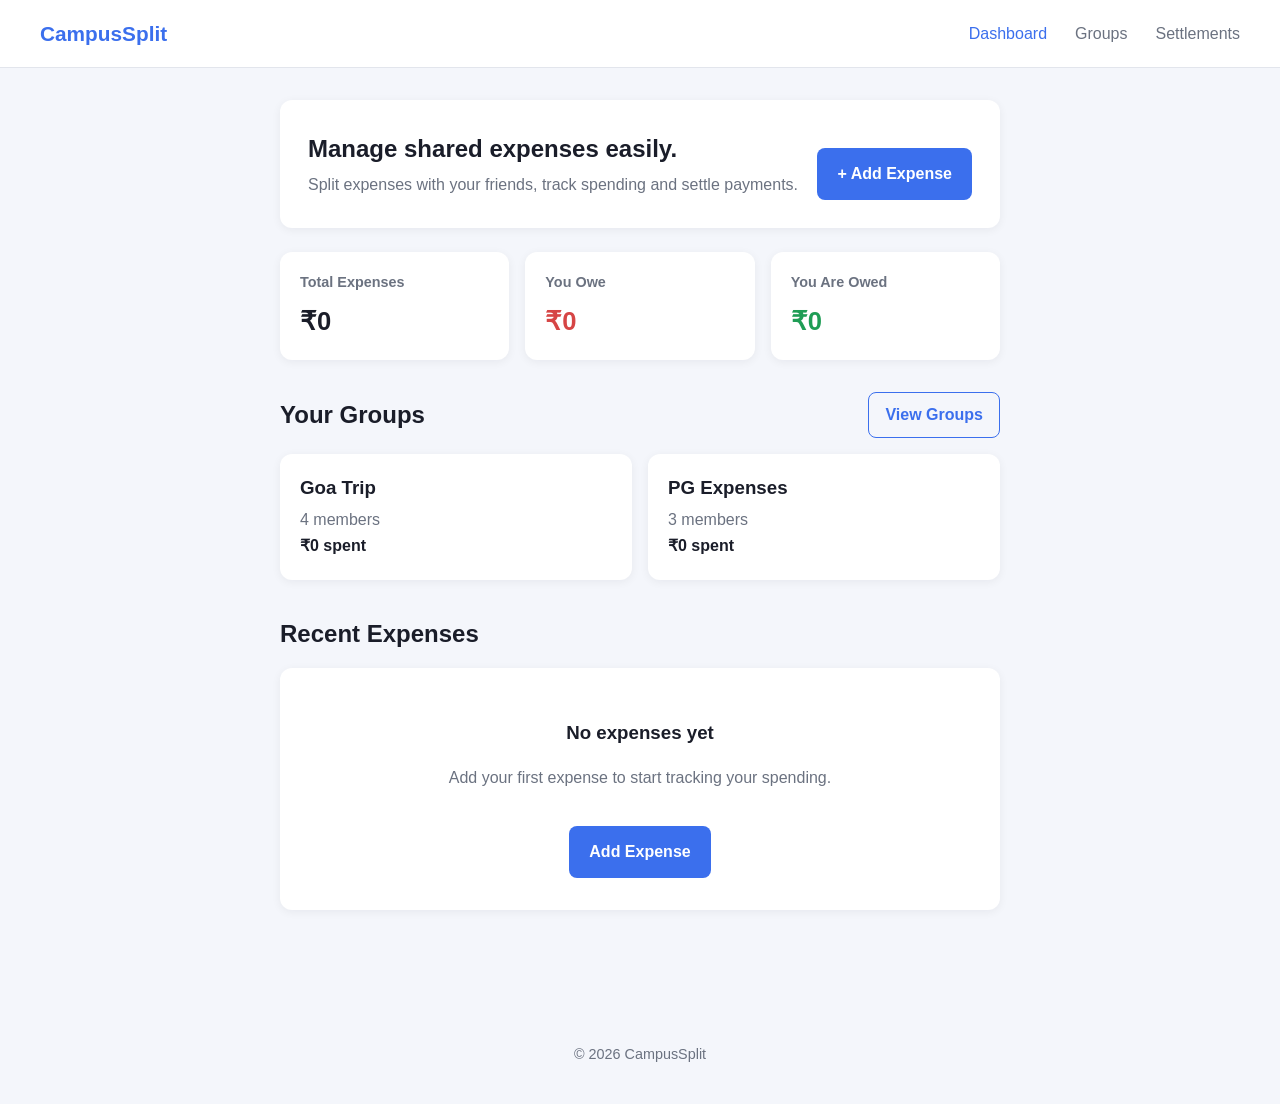
<file: index.html>
<!DOCTYPE html>
<html lang="en">
<head>
    <meta charset="UTF-8">
    <meta name="viewport" content="width=device-width, initial-scale=1.0">
    <title>CampusSplit - Dashboard</title>
    <link rel="stylesheet" href="css/style.css">
</head>
<body>

    <header class="navbar">
        <div class="logo">CampusSplit</div>
        <nav>
            <a href="index.html" class="active">Dashboard</a>
            <a href="group.html">Groups</a>
            <a href="settlement.html">Settlements</a>
        </nav>
    </header>

    <main class="container">

        <section class="hero">
            <div>
                <h1>Manage shared expenses easily.</h1>
                <p>Split expenses with your friends, track spending and settle payments.</p>
            </div>
            <a href="add-expense.html" class="btn">+ Add Expense</a>
        </section>

        <section class="summary-grid">
            <div class="card">
                <h3>Total Expenses</h3>
                <p class="amount" id="total-expenses">₹0</p>
            </div>
            <div class="card">
                <h3>You Owe</h3>
                <p class="amount owe" id="you-owe">₹0</p>
            </div>
            <div class="card">
                <h3>You Are Owed</h3>
                <p class="amount owed" id="you-are-owed">₹0</p>
            </div>
        </section>

        <section class="section">
            <div class="section-header">
                <h2>Your Groups</h2>
                <a href="group.html" class="secondary-btn">View Groups</a>
            </div>
            <div class="groups-grid" id="groups-grid">
                
            </div>
        </section>

        <section class="section">
            <div class="section-header">
                <h2>Recent Expenses</h2>
            </div>
            <div id="recent-expenses">
                <!-- Recent expenses or an empty state are rendered here -->
            </div>
        </section>

    </main>

    <footer>
        <p>© 2026 CampusSplit</p>
    </footer>

    <script src="js/storage.js"></script>
    <script src="js/settlement.js"></script>
    <script src="js/dashboard.js"></script>
</body>
</html>
</file>
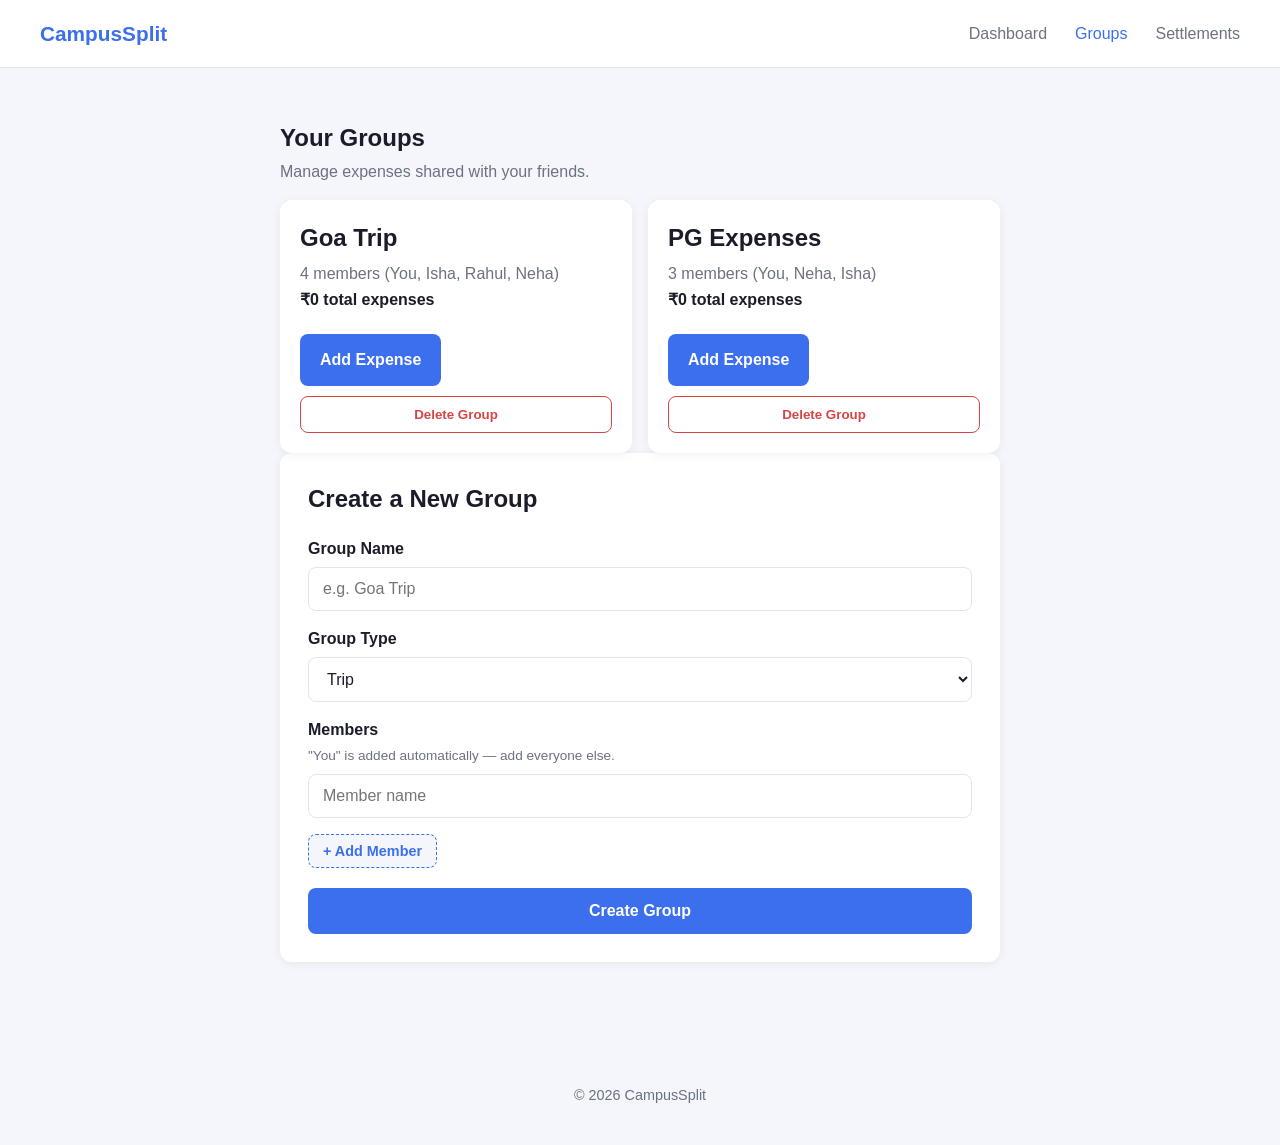
<file: group.html>
<!DOCTYPE html>
<html lang="en">
<head>
    <meta charset="UTF-8">
    <meta name="viewport" content="width=device-width, initial-scale=1.0">
    <title>CampusSplit - Groups</title>
    <link rel="stylesheet" href="css/style.css">
</head>
<body>

    <header class="navbar">
        <div class="logo">CampusSplit</div>
        <nav>
            <a href="index.html">Dashboard</a>
            <a href="group.html" class="active">Groups</a>
            <a href="settlement.html">Settlements</a>
        </nav>
    </header>

    <main class="container">

        <section class="page-heading">
            <h1>Your Groups</h1>
            <p>Manage expenses shared with your friends.</p>
        </section>

        <section class="groups-grid" id="groups-grid">
            <!-- Group cards are rendered here by groups.js -->
        </section>

        <section class="form-card">
            <h2>Create a New Group</h2>

            <form id="create-group-form">

                <label for="new-group-name">Group Name</label>
                <input type="text" id="new-group-name" placeholder="e.g. Goa Trip" required>

                <label for="new-group-type">Group Type</label>
                <select id="new-group-type">
                    <option value="trip">Trip</option>
                    <option value="pg">PG</option>
                    <option value="roommates">Roommates</option>
                    <option value="event">Event</option>
                    <option value="project">College Project</option>
                </select>

                <label>Members</label>
                <p class="hint">"You" is added automatically — add everyone else.</p>

                <div id="member-inputs">
                    <div class="member-input-row">
                        <input type="text" class="member-name-input" placeholder="Member name">
                    </div>
                </div>

                <button type="button" class="btn-small" id="add-member-btn">+ Add Member</button>

                <button type="submit" class="btn">Create Group</button>

            </form>
        </section>

    </main>

    <footer>
        <p>© 2026 CampusSplit</p>
    </footer>

    <script src="js/storage.js"></script>
    <script src="js/settlement.js"></script>
    <script src="js/groups.js"></script>
</body>
</html>
</file>
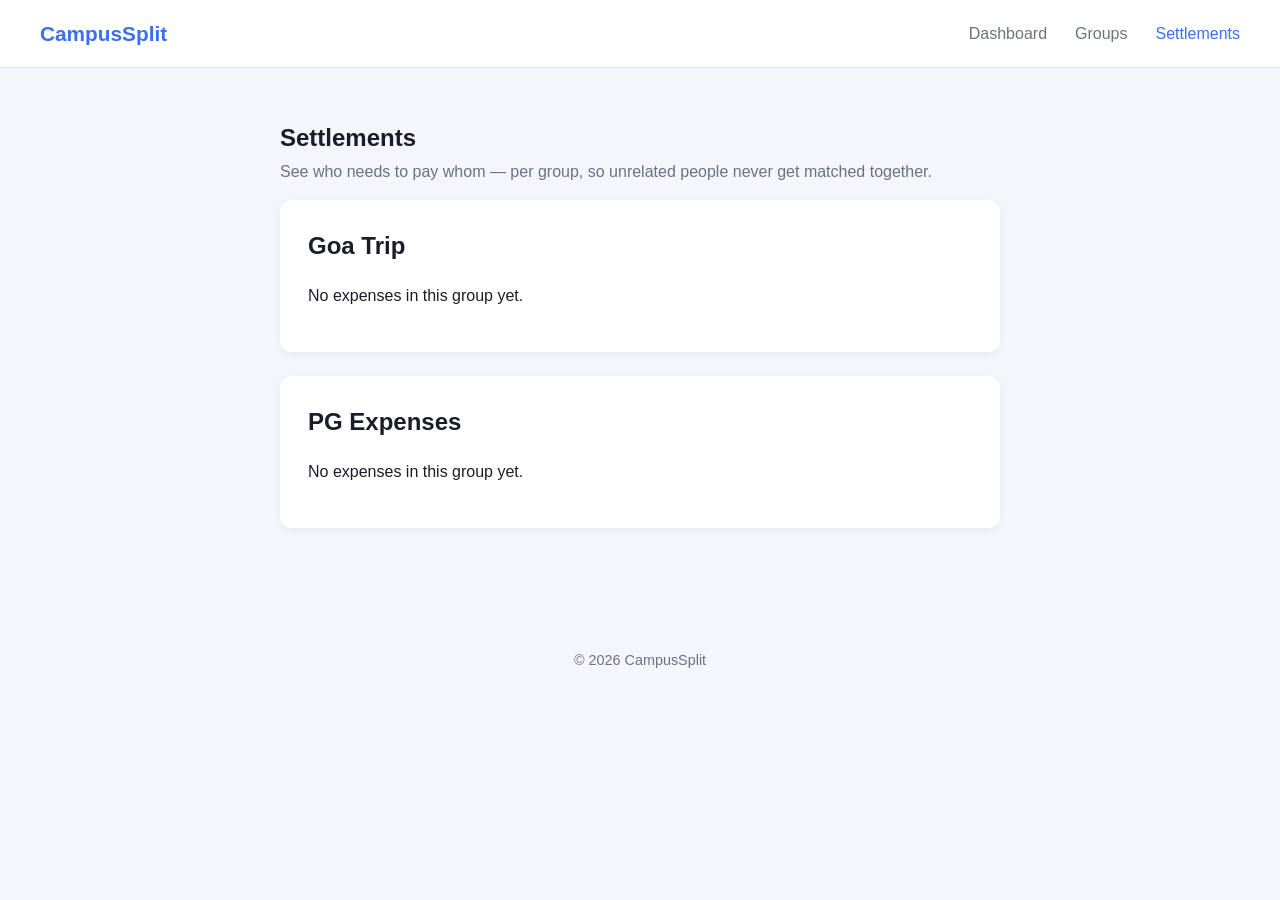
<file: settlement.html>
<!DOCTYPE html>
<html lang="en">
<head>
    <meta charset="UTF-8">
    <meta name="viewport" content="width=device-width, initial-scale=1.0">
    <title>CampusSplit - Settlements</title>
    <link rel="stylesheet" href="css/style.css">
</head>
<body>

    <header class="navbar">
        <div class="logo">CampusSplit</div>
        <nav>
            <a href="index.html">Dashboard</a>
            <a href="group.html">Groups</a>
            <a href="settlement.html" class="active">Settlements</a>
        </nav>
    </header>

    <main class="container">

        <section class="page-heading">
            <h1>Settlements</h1>
            <p>See who needs to pay whom — per group, so unrelated people never get matched together.</p>
        </section>

        <div id="group-settlements">
            <!-- One settlement block per group, rendered by settlements.js -->
        </div>

    </main>

    <footer>
        <p>© 2026 CampusSplit</p>
    </footer>

    <script src="js/storage.js"></script>
    <script src="js/settlement.js"></script>
    <script src="js/settlements.js"></script>
</body>
</html>
</file>
<file: css/style.css>
/* ============================================================
   CampusSplit — shared stylesheet
   ============================================================ */

:root {
    --accent: #3b6fed;
    --accent-dark: #2c56c9;
    --bg: #f4f6fb;
    --card-bg: #ffffff;
    --border: #e2e5ec;
    --text: #1a1d29;
    --muted: #6b7280;
    --owe: #d64545;
    --owed: #1f9d55;
    --radius: 12px;
    --shadow: 0 2px 10px rgba(20, 20, 40, 0.06);
}

* { box-sizing: border-box; }

body {
    margin: 0;
    font-family: "Segoe UI", Roboto, Helvetica, Arial, sans-serif;
    background: var(--bg);
    color: var(--text);
    line-height: 1.5;
}

/* ---------- Navbar ---------- */

.navbar {
    display: flex;
    align-items: center;
    justify-content: space-between;
    padding: 18px 40px;
    background: var(--card-bg);
    border-bottom: 1px solid var(--border);
}

.logo {
    font-weight: 700;
    font-size: 1.3rem;
    color: var(--accent);
}

.navbar nav {
    display: flex;
    gap: 28px;
}

.navbar nav a {
    color: var(--muted);
    text-decoration: none;
    font-weight: 500;
}

.navbar nav a:hover,
.navbar nav a.active {
    color: var(--accent);
}

/* ---------- Layout ---------- */

.container {
    max-width: 760px;
    margin: 0 auto;
    padding: 32px 20px 60px;
}

.page-heading h1 {
    margin-bottom: 4px;
}

.page-heading p {
    color: var(--muted);
    margin-top: 0;
}

footer {
    text-align: center;
    color: var(--muted);
    padding: 24px;
    font-size: 0.9rem;
}

/* ---------- Cards / forms ---------- */

.form-card,
.settlement-card {
    background: var(--card-bg);
    border-radius: var(--radius);
    box-shadow: var(--shadow);
    padding: 28px;
    margin-bottom: 24px;
}

.form-card h2,
.settlement-card h2 {
    margin-top: 0;
}

form { display: flex; flex-direction: column; }

label {
    font-weight: 600;
    margin: 16px 0 6px;
}

label:first-of-type { margin-top: 0; }

input[type="text"],
input[type="number"],
select {
    padding: 12px 14px;
    border: 1px solid var(--border);
    border-radius: 8px;
    font-size: 1rem;
    background: var(--card-bg);
    color: var(--text);
    width: 100%;
}

input:focus, select:focus {
    outline: none;
    border-color: var(--accent);
}

.checkbox-group {
    display: flex;
    flex-direction: column;
    gap: 10px;
}

.checkbox-group label {
    font-weight: 400;
    margin: 0;
    display: flex;
    align-items: center;
    gap: 8px;
}

.hint {
    color: var(--muted);
    font-size: 0.85rem;
    margin-top: -2px;
    margin-bottom: 8px;
}

/* ---------- Buttons ---------- */

.btn {
    background: var(--accent);
    color: #fff;
    border: none;
    padding: 14px 20px;
    border-radius: 8px;
    font-weight: 600;
    font-size: 1rem;
    text-align: center;
    text-decoration: none;
    cursor: pointer;
    margin-top: 20px;
    display: inline-block;
}

.btn:hover { background: var(--accent-dark); }

.secondary-btn {
    background: transparent;
    color: var(--accent);
    border: 1px solid var(--accent);
    padding: 10px 16px;
    border-radius: 8px;
    text-decoration: none;
    font-weight: 600;
}

.btn-small {
    background: var(--bg);
    color: var(--accent);
    border: 1px dashed var(--accent);
    padding: 8px 14px;
    border-radius: 8px;
    cursor: pointer;
    font-weight: 600;
    font-size: 0.9rem;
    margin-top: 8px;
    align-self: flex-start;
}

.btn-remove {
    background: transparent;
    border: none;
    color: var(--owe);
    font-size: 1.2rem;
    cursor: pointer;
    line-height: 1;
    padding: 0 6px;
}

.btn-remove-group {
    display: block;
    width: 100%;
    margin-top: 10px;
    padding: 10px;
    background: transparent;
    border: 1px solid var(--owe);
    color: var(--owe);
    border-radius: 8px;
    font-weight: 600;
    cursor: pointer;
}

.btn-remove-group:hover:not(:disabled) {
    background: var(--owe);
    color: #fff;
}

.btn-remove-group:disabled {
    border-color: var(--border);
    color: var(--muted);
    cursor: not-allowed;
}

/* ---------- Dashboard hero + summary ---------- */

.hero {
    display: flex;
    justify-content: space-between;
    align-items: center;
    background: var(--card-bg);
    border-radius: var(--radius);
    box-shadow: var(--shadow);
    padding: 28px;
    margin-bottom: 24px;
    gap: 16px;
    flex-wrap: wrap;
}

.hero h1 { margin: 0 0 6px; }
.hero p { margin: 0; color: var(--muted); }

.summary-grid {
    display: grid;
    grid-template-columns: repeat(auto-fit, minmax(180px, 1fr));
    gap: 16px;
    margin-bottom: 32px;
}

.card {
    background: var(--card-bg);
    border-radius: var(--radius);
    box-shadow: var(--shadow);
    padding: 20px;
}

.card h3 {
    margin: 0 0 8px;
    color: var(--muted);
    font-size: 0.9rem;
    font-weight: 600;
}

.amount { font-size: 1.6rem; font-weight: 700; margin: 0; }
.amount.owe { color: var(--owe); }
.amount.owed { color: var(--owed); }

/* ---------- Sections / groups ---------- */

.section { margin-bottom: 36px; }

.section-header {
    display: flex;
    justify-content: space-between;
    align-items: center;
    margin-bottom: 16px;
}

.section-header h2 { margin: 0; }

.groups-grid {
    display: grid;
    grid-template-columns: repeat(auto-fit, minmax(200px, 1fr));
    gap: 16px;
}

.group-card {
    background: var(--card-bg);
    border-radius: var(--radius);
    box-shadow: var(--shadow);
    padding: 20px;
}

.group-card h2, .group-card h3 { margin: 0 0 6px; }
.group-card p { margin: 2px 0; color: var(--muted); }
.group-money { font-weight: 600; color: var(--text) !important; }

.empty-state {
    background: var(--card-bg);
    border-radius: var(--radius);
    box-shadow: var(--shadow);
    padding: 32px;
    text-align: center;
    color: var(--muted);
}

.empty-state h3 { color: var(--text); }

/* ---------- Settlement page ---------- */

.settlement-item {
    display: flex;
    align-items: center;
    justify-content: space-between;
    gap: 12px;
    padding: 14px 0;
    border-bottom: 1px solid var(--border);
    flex-wrap: wrap;
}

.settlement-item:last-of-type { border-bottom: none; }

.settlement-item strong { display: block; }
.settlement-item p { margin: 2px 0 0; color: var(--muted); font-size: 0.9rem; }

.owe { color: var(--owe); font-weight: 700; }
.owed { color: var(--owed); font-weight: 700; }

.mark-paid-btn {
    margin-top: 0;
    padding: 8px 14px;
    font-size: 0.85rem;
}

.mark-paid-btn:disabled {
    background: var(--owed);
    cursor: default;
    opacity: 0.8;
}

/* ---------- Smart / Gemini input ---------- */

.smart-input-box {
    background: #eef3ff;
    border: 1px dashed var(--accent);
    border-radius: 10px;
    padding: 16px;
    margin-bottom: 24px;
}

.smart-input-box label {
    margin-top: 0;
}

.smart-input-row {
    display: flex;
    gap: 10px;
    flex-wrap: wrap;
}

.smart-input-row input {
    flex: 1;
    min-width: 220px;
}

.smart-input-row button {
    margin-top: 0;
    white-space: nowrap;
}

#smart-input-status {
    margin: 10px 0 0;
    font-size: 0.88rem;
    color: var(--muted);
}

/* ---------- Split type / unequal rows ---------- */

.split-warning {
    color: var(--owe);
    font-weight: 600;
    margin-top: 10px;
    display: none;
}

.unequal-row {
    display: flex;
    align-items: center;
    justify-content: space-between;
    gap: 12px;
    margin-bottom: 8px;
}

.unequal-row label {
    margin: 0;
    font-weight: 400;
    flex: 1;
}

.unequal-row input { width: 140px; }

/* ---------- Group member inputs ---------- */

.member-input-row {
    display: flex;
    gap: 8px;
    margin-bottom: 8px;
    align-items: center;
}

.member-input-row input { flex: 1; }
</file>
